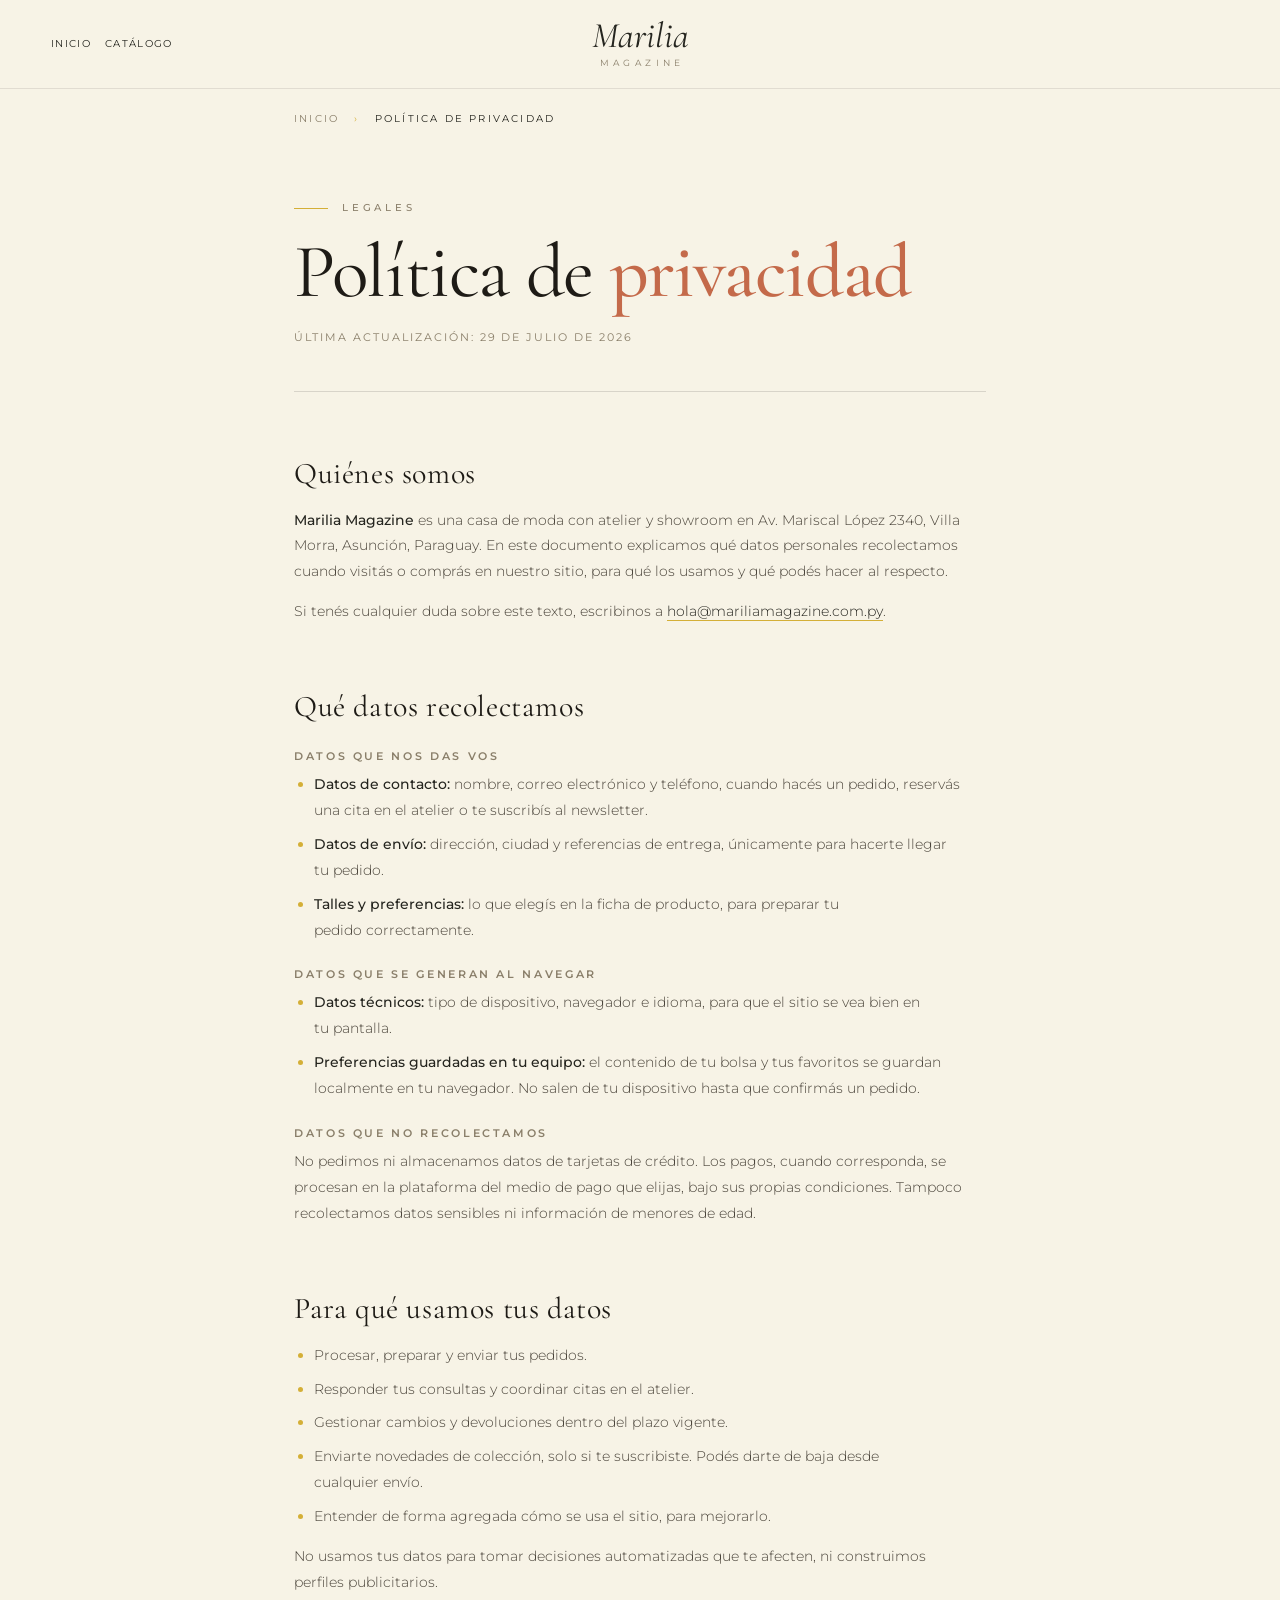
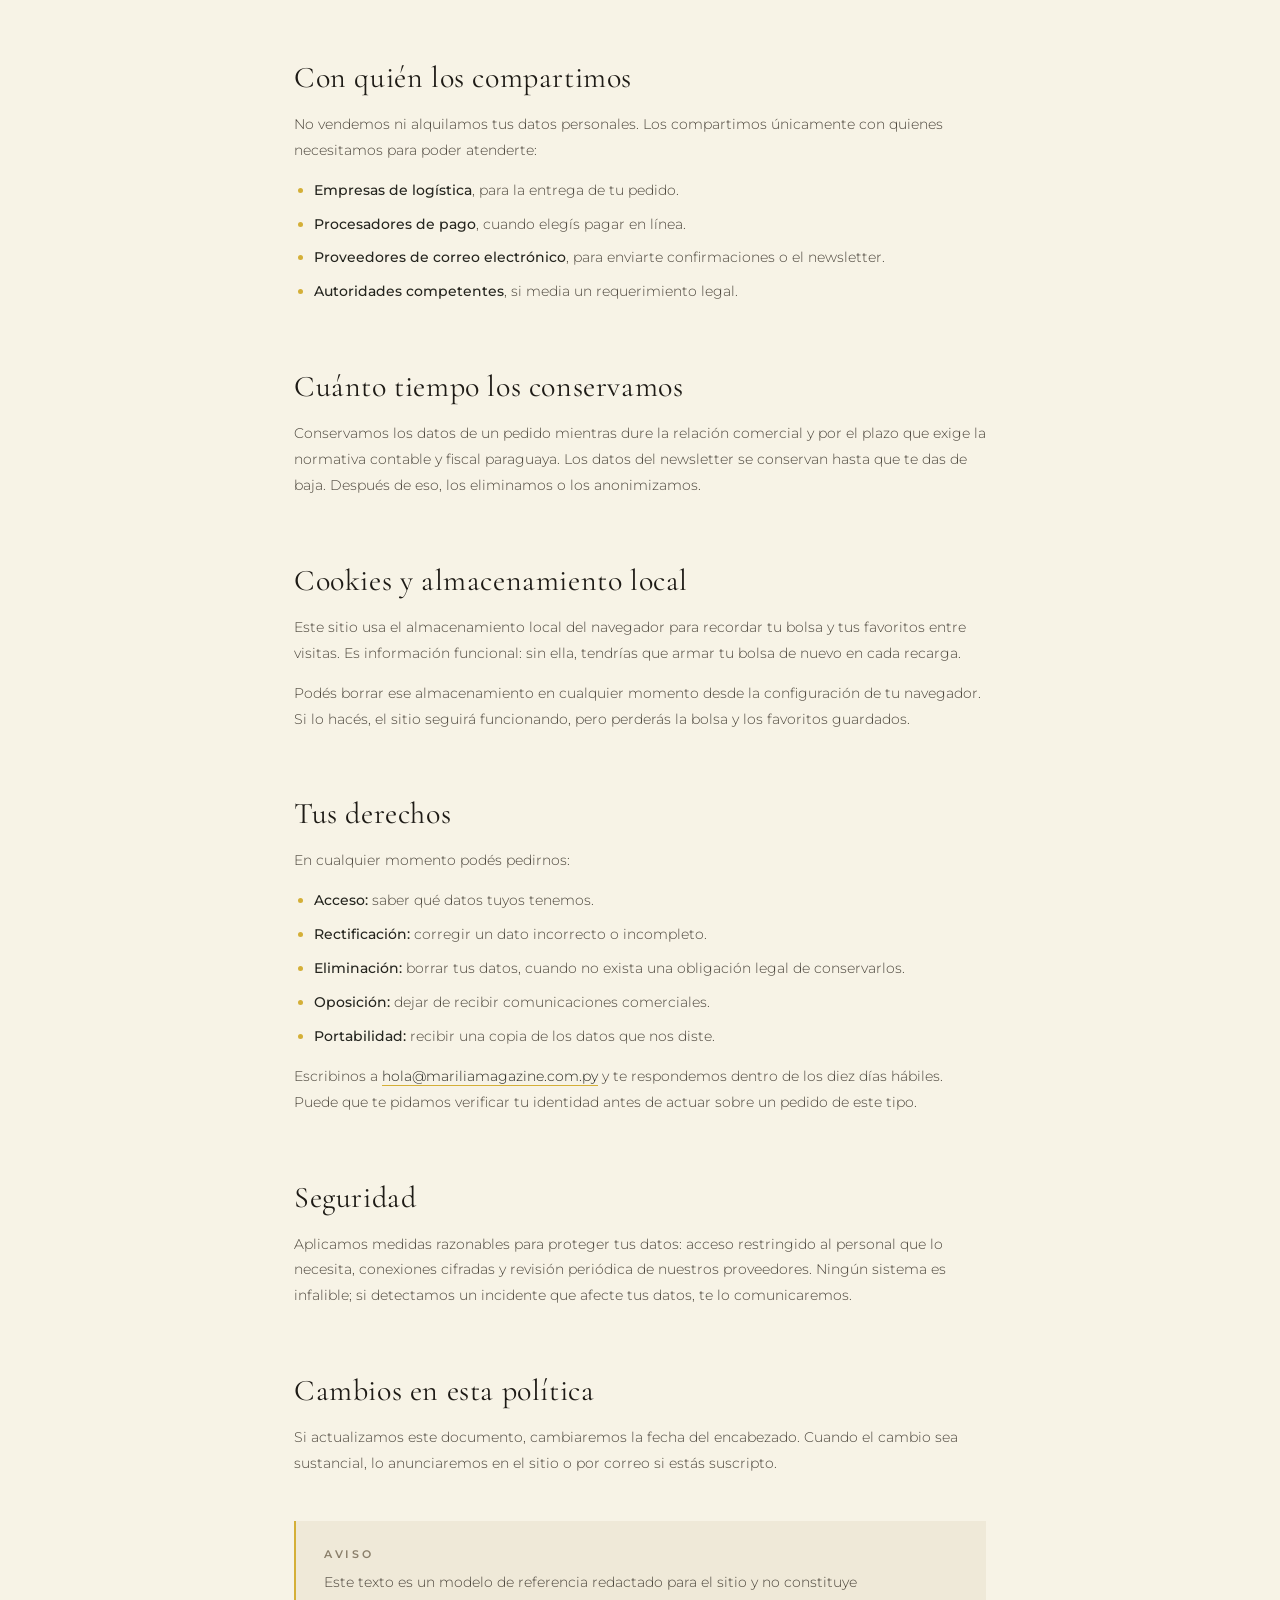
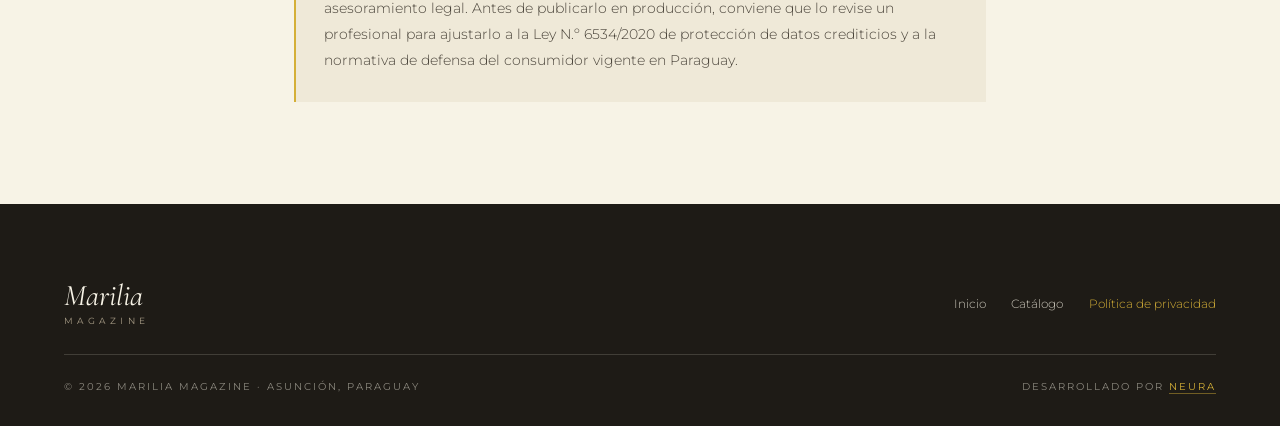
<file: Privacidad.dc.html>
<!DOCTYPE html>
<html lang="es">
<head>
<meta charset="utf-8">
<meta name="viewport" content="width=device-width, initial-scale=1">
<title>Política de privacidad — Marilia Magazine</title>
<meta name="description" content="Cómo Marilia Magazine recolecta, usa y protege tus datos personales.">
<link rel="preconnect" href="https://fonts.googleapis.com">
<link rel="preconnect" href="https://fonts.gstatic.com" crossorigin>
<link href="https://fonts.googleapis.com/css2?family=Cormorant+Garamond:ital,wght@0,300;0,400;1,400&family=Montserrat:wght@300;400;500;600&display=swap" rel="stylesheet">
<link rel="stylesheet" href="./mm-tokens.css">
<link rel="stylesheet" href="./mm-base.css">
<link rel="stylesheet" href="./mm-components.css">
<style>
  html { scroll-behavior: smooth; }
  body { margin:0; background:#F7F3E6; color:#25251F; font-family:'Montserrat',sans-serif; -webkit-font-smoothing:antialiased; }
  * { box-sizing:border-box; }
  a { color:#25251F; text-decoration:none; transition:color .35s ease; }
  a:hover { color:#C46A4A; }
  ::selection { background:#D4AF37; color:#1E1B16; }

  .pv-wrap { max-width:820px; margin:0 auto; padding:0 clamp(20px,5vw,72px); }

  h1 { margin:0 0 20px; font:400 clamp(38px,6vw,76px)/1.03 'Cormorant Garamond',serif;
       letter-spacing:-.018em; }
  h1 em { font-style:normal; font-weight:500; color:#C46A4A; }
  h2 { margin:clamp(40px,5vw,64px) 0 16px; font:400 clamp(22px,2.6vw,30px)/1.2 'Cormorant Garamond',serif; }
  h3 { margin:26px 0 10px; font:600 11px/1 'Montserrat',sans-serif; letter-spacing:.24em;
       text-transform:uppercase; color:#8A7F6A; }
  p, li { font:300 14px/1.85 'Montserrat',sans-serif; color:#4A443A; text-wrap:pretty; }
  p { margin:0 0 14px; }
  ul { margin:0 0 14px; padding-left:20px; }
  li { margin-bottom:8px; }
  li::marker { color:#D4AF37; }
  strong { font-weight:500; color:#25251F; }

  .pv-kicker { display:flex; align-items:center; gap:14px; margin-bottom:20px;
    font:500 10px/1 'Montserrat',sans-serif; letter-spacing:.38em; text-transform:uppercase; color:#8A7F6A; }
  .pv-kicker span { width:34px; height:1px; background:#D4AF37; display:block; }
  .pv-date { font:400 11px/1 'Montserrat',sans-serif; letter-spacing:.18em; text-transform:uppercase;
    color:#8A7F6A; padding-bottom:clamp(30px,4vw,48px); border-bottom:1px solid rgba(30,27,22,.14); }
  .pv-note { margin:clamp(30px,4vw,44px) 0 0; padding:clamp(20px,2.4vw,28px);
    background:#EFE9D8; border-left:2px solid #D4AF37; }
  .pv-note p:last-child { margin-bottom:0; }

  /* ── Móvil ──────────────────────────────────────────────────────────────
     El header de escritorio es una sola fila de 96px (nav + logo + acciones).
     Por debajo de ~700px no entra, y como las columnas laterales tienen
     overflow:hidden, "Favoritos" y "Bolsa" quedaban recortadas fuera de
     pantalla en vez de solo apretadas. Acá se apila en dos filas. */
  @media (max-width: 700px) {
    header > div {
      height: auto !important;
      flex-direction: column !important;
      align-items: stretch !important;
      gap: 12px !important;
      padding-top: 14px !important;
      padding-bottom: 14px !important;
    }
    header > div > a {
      order: -1;
      align-self: center !important;
    }
    header > div > nav,
    header > div > div {
      flex: 0 0 auto !important;
      justify-content: center !important;
      overflow: visible !important;
      flex-wrap: wrap !important;
      row-gap: 8px !important;
    }
    header > div > nav { font-size: 9.5px !important; }
  }

  @media (max-width: 520px) {
    /* Un toque cómodo: 44px de alto mínimo en los enlaces del header. */
    header > div > nav a,
    header > div > div a { padding: 6px 2px; }
  }

  /* El botón flotante no debe tapar el texto del pie ni comerse la pantalla. */
  @media (max-width: 520px) {
    a[href^="https://wa.me"] {
      padding: 13px 18px !important;
      font-size: 9px !important;
      letter-spacing: .2em !important;
    }
  }
</style>
</head>
<body>

  <header style="position:sticky;top:0;z-index:60;background:#F7F3E6;border-bottom:1px solid rgba(30,27,22,.10)">
    <div style="max-width:1560px;margin:0 auto;padding:0 clamp(20px,4vw,56px);height:88px;display:flex;align-items:center;justify-content:space-between;gap:24px">
      <nav style="flex:1 1 0;display:flex;align-items:center;gap:clamp(10px,1.1vw,22px);font-size:10px;letter-spacing:.13em;text-transform:uppercase">
        <a href="./Marilia Magazine.dc.html">Inicio</a>
        <a href="./Catalogo.dc.html">Catálogo</a>
      </nav>
      <a href="./Marilia Magazine.dc.html" style="flex:0 0 auto;display:flex;flex-direction:column;align-items:center;gap:3px">
        <span style="font:400 clamp(24px,3.2vw,36px)/1 'Cormorant Garamond',serif;font-style:italic">Marilia</span>
        <span style="font-size:8.5px;letter-spacing:.52em;text-transform:uppercase;color:#8A7F6A;padding-left:.52em">Magazine</span>
      </a>
      <div style="flex:1 1 0"></div>
    </div>
  </header>

  <nav aria-label="Breadcrumb" style="padding:22px clamp(20px,5vw,72px) 0;max-width:820px;margin:0 auto;font-size:10px;letter-spacing:.22em;text-transform:uppercase;color:#8A7F6A">
    <a href="./Marilia Magazine.dc.html" style="color:#8A7F6A">Inicio</a>
    <span style="margin:0 10px;color:#D4AF37">›</span>
    <span style="color:#25251F">Política de privacidad</span>
  </nav>

  <main>
    <section style="padding:clamp(40px,6vw,80px) 0 clamp(60px,8vw,120px)">
      <div class="pv-wrap">

        <div class="pv-kicker"><span></span>Legales</div>
        <h1>Política de <em>privacidad</em></h1>
        <p class="pv-date">Última actualización: 29 de julio de 2026</p>

        <h2>Quiénes somos</h2>
        <p><strong>Marilia Magazine</strong> es una casa de moda con atelier y showroom en Av. Mariscal López 2340, Villa Morra, Asunción, Paraguay. En este documento explicamos qué datos personales recolectamos cuando visitás o comprás en nuestro sitio, para qué los usamos y qué podés hacer al respecto.</p>
        <p>Si tenés cualquier duda sobre este texto, escribinos a <a href="mailto:hola@mariliamagazine.com.py" style="border-bottom:1px solid #D4AF37">hola@mariliamagazine.com.py</a>.</p>

        <h2>Qué datos recolectamos</h2>

        <h3>Datos que nos das vos</h3>
        <ul>
          <li><strong>Datos de contacto:</strong> nombre, correo electrónico y teléfono, cuando hacés un pedido, reservás una cita en el atelier o te suscribís al newsletter.</li>
          <li><strong>Datos de envío:</strong> dirección, ciudad y referencias de entrega, únicamente para hacerte llegar tu pedido.</li>
          <li><strong>Talles y preferencias:</strong> lo que elegís en la ficha de producto, para preparar tu pedido correctamente.</li>
        </ul>

        <h3>Datos que se generan al navegar</h3>
        <ul>
          <li><strong>Datos técnicos:</strong> tipo de dispositivo, navegador e idioma, para que el sitio se vea bien en tu pantalla.</li>
          <li><strong>Preferencias guardadas en tu equipo:</strong> el contenido de tu bolsa y tus favoritos se guardan localmente en tu navegador. No salen de tu dispositivo hasta que confirmás un pedido.</li>
        </ul>

        <h3>Datos que no recolectamos</h3>
        <p>No pedimos ni almacenamos datos de tarjetas de crédito. Los pagos, cuando corresponda, se procesan en la plataforma del medio de pago que elijas, bajo sus propias condiciones. Tampoco recolectamos datos sensibles ni información de menores de edad.</p>

        <h2>Para qué usamos tus datos</h2>
        <ul>
          <li>Procesar, preparar y enviar tus pedidos.</li>
          <li>Responder tus consultas y coordinar citas en el atelier.</li>
          <li>Gestionar cambios y devoluciones dentro del plazo vigente.</li>
          <li>Enviarte novedades de colección, solo si te suscribiste. Podés darte de baja desde cualquier envío.</li>
          <li>Entender de forma agregada cómo se usa el sitio, para mejorarlo.</li>
        </ul>
        <p>No usamos tus datos para tomar decisiones automatizadas que te afecten, ni construimos perfiles publicitarios.</p>

        <h2>Con quién los compartimos</h2>
        <p>No vendemos ni alquilamos tus datos personales. Los compartimos únicamente con quienes necesitamos para poder atenderte:</p>
        <ul>
          <li><strong>Empresas de logística</strong>, para la entrega de tu pedido.</li>
          <li><strong>Procesadores de pago</strong>, cuando elegís pagar en línea.</li>
          <li><strong>Proveedores de correo electrónico</strong>, para enviarte confirmaciones o el newsletter.</li>
          <li><strong>Autoridades competentes</strong>, si media un requerimiento legal.</li>
        </ul>

        <h2>Cuánto tiempo los conservamos</h2>
        <p>Conservamos los datos de un pedido mientras dure la relación comercial y por el plazo que exige la normativa contable y fiscal paraguaya. Los datos del newsletter se conservan hasta que te das de baja. Después de eso, los eliminamos o los anonimizamos.</p>

        <h2>Cookies y almacenamiento local</h2>
        <p>Este sitio usa el almacenamiento local del navegador para recordar tu bolsa y tus favoritos entre visitas. Es información funcional: sin ella, tendrías que armar tu bolsa de nuevo en cada recarga.</p>
        <p>Podés borrar ese almacenamiento en cualquier momento desde la configuración de tu navegador. Si lo hacés, el sitio seguirá funcionando, pero perderás la bolsa y los favoritos guardados.</p>

        <h2>Tus derechos</h2>
        <p>En cualquier momento podés pedirnos:</p>
        <ul>
          <li><strong>Acceso:</strong> saber qué datos tuyos tenemos.</li>
          <li><strong>Rectificación:</strong> corregir un dato incorrecto o incompleto.</li>
          <li><strong>Eliminación:</strong> borrar tus datos, cuando no exista una obligación legal de conservarlos.</li>
          <li><strong>Oposición:</strong> dejar de recibir comunicaciones comerciales.</li>
          <li><strong>Portabilidad:</strong> recibir una copia de los datos que nos diste.</li>
        </ul>
        <p>Escribinos a <a href="mailto:hola@mariliamagazine.com.py" style="border-bottom:1px solid #D4AF37">hola@mariliamagazine.com.py</a> y te respondemos dentro de los diez días hábiles. Puede que te pidamos verificar tu identidad antes de actuar sobre un pedido de este tipo.</p>

        <h2>Seguridad</h2>
        <p>Aplicamos medidas razonables para proteger tus datos: acceso restringido al personal que lo necesita, conexiones cifradas y revisión periódica de nuestros proveedores. Ningún sistema es infalible; si detectamos un incidente que afecte tus datos, te lo comunicaremos.</p>

        <h2>Cambios en esta política</h2>
        <p>Si actualizamos este documento, cambiaremos la fecha del encabezado. Cuando el cambio sea sustancial, lo anunciaremos en el sitio o por correo si estás suscripto.</p>

        <div class="pv-note">
          <h3 style="margin-top:0">Aviso</h3>
          <p>Este texto es un modelo de referencia redactado para el sitio y no constituye asesoramiento legal. Antes de publicarlo en producción, conviene que lo revise un profesional para ajustarlo a la Ley N.º 6534/2020 de protección de datos crediticios y a la normativa de defensa del consumidor vigente en Paraguay.</p>
        </div>

      </div>
    </section>
  </main>

  <footer style="background:#1E1B16;color:#F7F3E6;padding:clamp(48px,6vw,80px) clamp(20px,5vw,72px) 32px">
    <div style="max-width:1560px;margin:0 auto">
      <div style="display:flex;flex-wrap:wrap;gap:24px;justify-content:space-between;align-items:center;padding-bottom:26px;border-bottom:1px solid rgba(247,243,230,.16)">
        <a href="./Marilia Magazine.dc.html" style="display:flex;flex-direction:column;gap:4px;color:#F7F3E6">
          <span style="font:400 30px/1 'Cormorant Garamond',serif;font-style:italic">Marilia</span>
          <span style="font-size:8.5px;letter-spacing:.52em;text-transform:uppercase;color:#A79C86">Magazine</span>
        </a>
        <div style="display:flex;gap:clamp(16px,2vw,28px);flex-wrap:wrap;font-size:12px;font-weight:300">
          <a href="./Marilia Magazine.dc.html" style="color:rgba(247,243,230,.78)">Inicio</a>
          <a href="./Catalogo.dc.html" style="color:rgba(247,243,230,.78)">Catálogo</a>
          <a href="./Privacidad.dc.html" style="color:#D4AF37">Política de privacidad</a>
        </div>
      </div>
      <div style="display:flex;flex-wrap:wrap;gap:16px;justify-content:space-between;align-items:center;padding-top:24px;font-size:10px;letter-spacing:.2em;text-transform:uppercase;color:rgba(247,243,230,.5)">
        <span>© 2026 Marilia Magazine · Asunción, Paraguay</span>
        <span>Desarrollado por <a href="https://neura.com.py" target="_blank" rel="noopener noreferrer" style="color:#D4AF37;border-bottom:1px solid rgba(212,175,55,.45)">Neura</a></span>
      </div>
    </div>
  </footer>

</body>
</html>
</file>
<file: mm-tokens.css>
/* ============================================================================
 * mm-tokens.css
 * Sistema de diseño de Marilia Magazine.
 *
 * Los HEX son los mismos que ya usaba el sitio, no se cambian.
 * Lo que cambia es el ROL de cada uno para que el sitio se sienta menos
 * boutique-editorial y mas tienda departamental:
 *
 *   - Crema y blanco dominan el fondo (el sitio respira mas).
 *   - Terracota deja de tapizar secciones enteras: queda como acento fuerte
 *     en botones primarios, precios en oferta y etiquetas.
 *   - Oliva pasa a servir como fondo secundario ocasional (footer, cintas
 *     de beneficios, bloques informativos).
 *   - Oro es solo detalle (linea decorativa, borde de logo, hover fino).
 *   - Ink es texto principal; warm-gray es texto secundario.
 *
 * Tipografia:
 *   - Serif (Cormorant Garamond): solo logo y titulos H1/H2 muy puntuales
 *     de campanas editoriales. Sin cursiva por default.
 *   - Sans (Montserrat): navegacion, precios, cards, filtros, botones,
 *     descripciones, todo lo funcional.
 * ============================================================================ */

:root {
  /* ── Color ────────────────────────────────────────────────────────────── */
  --mm-cream: #F7F3E6;          /* fondo base, dominante */
  --mm-cream-2: #EFE9D8;         /* superficie alternativa (cards, hovers sutiles) */
  --mm-white: #FFFFFF;           /* fondo neutro cuando el crema queda pesado */
  --mm-ink: #1E1B16;             /* texto principal, contraste alto */
  --mm-warm-gray: #8A7F6A;       /* texto secundario, labels, meta */
  --mm-line: rgba(30, 27, 22, .10);        /* bordes muy sutiles */
  --mm-line-strong: rgba(30, 27, 22, .22); /* bordes visibles (inputs, cards) */

  --mm-terracota: #C46A4A;       /* acento primario (CTA, precios oferta, chips activos) */
  --mm-terracota-dark: #A05238;  /* hover / pressed del acento primario */
  --mm-gold: #D4AF37;            /* detalle fino: separadores, subrayados, hover link */
  --mm-gold-dark: #C8962A;       /* accent focus, letra dorada del logo */
  --mm-olive: #7D8A5A;           /* fondo secundario (footer bloque, cintas) */
  --mm-olive-dark: #626C48;      /* hover sobre olive */

  --mm-success: #4E7D5C;
  --mm-danger:  #B5432D;

  /* Roles semanticos: usar estos, no los HEX crudos */
  --mm-bg:            var(--mm-cream);
  --mm-bg-alt:        var(--mm-white);
  --mm-bg-soft:       var(--mm-cream-2);
  --mm-fg:            var(--mm-ink);
  --mm-fg-muted:      var(--mm-warm-gray);
  --mm-border:        var(--mm-line);
  --mm-border-strong: var(--mm-line-strong);

  --mm-accent:        var(--mm-terracota);
  --mm-accent-hover:  var(--mm-terracota-dark);
  --mm-accent-fg:     var(--mm-white);

  --mm-focus:         var(--mm-gold-dark);

  /* ── Tipografia ───────────────────────────────────────────────────────── */
  --mm-font-serif: 'Cormorant Garamond', Georgia, 'Times New Roman', serif;
  --mm-font-sans:  'Montserrat', -apple-system, BlinkMacSystemFont, 'Segoe UI', Roboto, Arial, sans-serif;

  --mm-fs-eyebrow: 10px;      /* etiquetas, breadcrumbs, badges */
  --mm-fs-caption: 12px;
  --mm-fs-body:    14px;
  --mm-fs-lead:    16px;
  --mm-fs-h4:      18px;
  --mm-fs-h3:      22px;
  --mm-fs-h2:      clamp(26px, 3.2vw, 42px);
  --mm-fs-h1:      clamp(36px, 5vw, 72px);

  --mm-track-tight:  .02em;
  --mm-track-normal: .04em;
  --mm-track-wide:   .18em;
  --mm-track-widest: .28em;

  --mm-lh-tight: 1.15;
  --mm-lh-body:  1.55;
  --mm-lh-loose: 1.85;

  /* ── Layout ───────────────────────────────────────────────────────────── */
  --mm-container: 1560px;
  --mm-gutter: clamp(16px, 4vw, 56px);

  --mm-radius-sm: 2px;
  --mm-radius-md: 4px;
  --mm-radius-pill: 999px;

  --mm-space-1: 4px;
  --mm-space-2: 8px;
  --mm-space-3: 12px;
  --mm-space-4: 16px;
  --mm-space-5: 24px;
  --mm-space-6: 32px;
  --mm-space-7: 48px;
  --mm-space-8: 72px;
  --mm-space-9: 96px;

  /* ── Superficies ──────────────────────────────────────────────────────── */
  --mm-shadow-1: 0 1px 2px rgba(30,27,22,.06);
  --mm-shadow-2: 0 4px 12px rgba(30,27,22,.10);
  --mm-shadow-3: 0 12px 28px rgba(30,27,22,.14);

  /* ── Movimiento ───────────────────────────────────────────────────────── */
  --mm-t-fast: .18s;
  --mm-t-base: .32s;
  --mm-t-slow: .55s;
  --mm-ease:      cubic-bezier(.22, 1, .36, 1);
  --mm-ease-out:  cubic-bezier(.16, 1, .3, 1);
}

@media (prefers-reduced-motion: reduce) {
  :root {
    --mm-t-fast: .01s;
    --mm-t-base: .01s;
    --mm-t-slow: .01s;
  }
}
</file>
<file: mm-base.css>
/* ============================================================================
 * mm-base.css
 * Reset ligero + estilos globales. Depende de mm-tokens.css.
 *
 * Objetivo: sacar el sitio del look editorial romantico. Menos cursiva,
 * menos serif, mas jerarquia clara con Montserrat.
 * ============================================================================ */

*, *::before, *::after { box-sizing: border-box; }

html {
  scroll-behavior: smooth;
  -webkit-text-size-adjust: 100%;
}

body {
  margin: 0;
  background: var(--mm-bg);
  color: var(--mm-fg);
  font-family: var(--mm-font-sans);
  font-size: var(--mm-fs-body);
  line-height: var(--mm-lh-body);
  -webkit-font-smoothing: antialiased;
  -moz-osx-font-smoothing: grayscale;
}

img, svg, video { display: block; max-width: 100%; height: auto; }

a {
  color: var(--mm-fg);
  text-decoration: none;
  transition: color var(--mm-t-fast) var(--mm-ease);
}
a:hover { color: var(--mm-accent); }

button { font-family: inherit; cursor: pointer; }

::selection { background: var(--mm-gold); color: var(--mm-ink); }

input, textarea, select {
  font-family: inherit;
  font-size: inherit;
  color: inherit;
}
input::placeholder, textarea::placeholder { color: var(--mm-fg-muted); }

/* Focus visible en cualquier control (accesibilidad) */
:focus { outline: none; }
:focus-visible {
  outline: 2px solid var(--mm-focus);
  outline-offset: 2px;
}

/* ── Tipografia semantica ─────────────────────────────────────────────────
 * Titulos: los H usan sans por default (comercial), no serif. Solo cuando
 * una campana editorial lo quiera se aplica .mm-serif.
 * ────────────────────────────────────────────────────────────────────────── */

h1, h2, h3, h4, h5, h6 {
  font-family: var(--mm-font-sans);
  font-weight: 500;
  color: var(--mm-fg);
  line-height: var(--mm-lh-tight);
  letter-spacing: var(--mm-track-tight);
  margin: 0;
}

h1 { font-size: var(--mm-fs-h1); font-weight: 400; }
h2 { font-size: var(--mm-fs-h2); font-weight: 400; }
h3 { font-size: var(--mm-fs-h3); }
h4 { font-size: var(--mm-fs-h4); }

p { margin: 0 0 var(--mm-space-4); }

.mm-serif { font-family: var(--mm-font-serif); }
.mm-eyebrow {
  font-size: var(--mm-fs-eyebrow);
  letter-spacing: var(--mm-track-widest);
  text-transform: uppercase;
  color: var(--mm-fg-muted);
  font-weight: 500;
}

/* Contenedor centrado estandar */
.mm-container {
  max-width: var(--mm-container);
  margin: 0 auto;
  padding: 0 var(--mm-gutter);
}

/* Reglas y separadores */
hr, .mm-rule {
  border: 0;
  border-top: 1px solid var(--mm-border);
  margin: var(--mm-space-6) 0;
}

/* Utilidades de accesibilidad */
.mm-sr-only {
  position: absolute; width: 1px; height: 1px;
  padding: 0; margin: -1px; overflow: hidden;
  clip: rect(0,0,0,0); white-space: nowrap; border: 0;
}

/* Skip link para teclado */
.mm-skip {
  position: absolute; top: -40px; left: 0;
  background: var(--mm-ink); color: var(--mm-cream);
  padding: 10px 16px; z-index: 9999;
  transition: top var(--mm-t-fast) var(--mm-ease);
}
.mm-skip:focus { top: 0; }

/* prefers-reduced-motion: sacar animaciones costosas */
@media (prefers-reduced-motion: reduce) {
  html { scroll-behavior: auto; }
  *, *::before, *::after {
    animation-duration: .01ms !important;
    animation-iteration-count: 1 !important;
    transition-duration: .01ms !important;
    scroll-behavior: auto !important;
  }
}
</file>
<file: mm-components.css>
/* ============================================================================
 * mm-components.css
 * Componentes reutilizables del design system departamental.
 * Depende de mm-tokens.css + mm-base.css.
 * ============================================================================ */

/* ── Barra informativa superior ─────────────────────────────────────────── */
.mm-topbar {
  background: var(--mm-ink);
  color: var(--mm-cream);
  font-size: var(--mm-fs-eyebrow);
  letter-spacing: var(--mm-track-wide);
  text-transform: uppercase;
  padding: 8px var(--mm-gutter);
  text-align: center;
  overflow: hidden;
  position: relative;
}
.mm-topbar__slide {
  display: flex; justify-content: center; align-items: center;
  gap: var(--mm-space-6);
}
.mm-topbar a { color: var(--mm-gold); }
.mm-topbar a:hover { color: var(--mm-cream); }
@media (max-width: 780px) {
  .mm-topbar { font-size: 9px; letter-spacing: .12em; }
  .mm-topbar__slide { gap: var(--mm-space-4); }
}

/* ── Header principal ──────────────────────────────────────────────────── */
.mm-header {
  position: sticky; top: 0; z-index: 60;
  background: var(--mm-bg);
  border-bottom: 1px solid var(--mm-border);
  transition: box-shadow var(--mm-t-base) var(--mm-ease),
              padding var(--mm-t-base) var(--mm-ease);
}
.mm-header[data-scrolled] { box-shadow: var(--mm-shadow-1); }

.mm-header__inner {
  max-width: var(--mm-container);
  margin: 0 auto;
  padding: 14px var(--mm-gutter);
  display: grid;
  grid-template-columns: auto 1fr auto;
  align-items: center;
  gap: var(--mm-space-6);
}
@media (max-width: 780px) {
  .mm-header__inner { padding: 10px var(--mm-gutter); gap: var(--mm-space-3); }
}

.mm-header__logo {
  display: inline-flex; flex-direction: column; align-items: flex-start;
  line-height: 1;
}
.mm-header__logo-name {
  font-family: var(--mm-font-serif);
  font-weight: 500;
  font-size: clamp(22px, 2.4vw, 30px);
  letter-spacing: .02em;
  color: var(--mm-ink);
}
.mm-header__logo-sub {
  font-size: 8px;
  letter-spacing: .48em;
  text-transform: uppercase;
  color: var(--mm-gold-dark);
  margin-top: 3px;
}
.mm-header__actions {
  display: inline-flex; align-items: center; gap: var(--mm-space-4);
  font-size: var(--mm-fs-eyebrow);
  letter-spacing: var(--mm-track-wide);
  text-transform: uppercase;
}
.mm-header__actions button,
.mm-header__actions a {
  background: none; border: 0; padding: 0;
  color: var(--mm-ink);
  cursor: pointer;
  font: 500 var(--mm-fs-eyebrow)/1 var(--mm-font-sans);
  letter-spacing: var(--mm-track-wide);
  text-transform: uppercase;
  transition: color var(--mm-t-fast) var(--mm-ease);
}
.mm-header__actions button:hover,
.mm-header__actions a:hover { color: var(--mm-accent); }
.mm-header__actions .mm-count { color: var(--mm-gold-dark); }

.mm-header__search {
  display: flex; align-items: center; gap: 8px;
  border: 1px solid var(--mm-border-strong);
  border-radius: var(--mm-radius-pill);
  padding: 9px 16px;
  background: var(--mm-white);
  transition: border-color var(--mm-t-fast) var(--mm-ease),
              box-shadow  var(--mm-t-fast) var(--mm-ease);
  min-width: 0;
}
.mm-header__search:focus-within {
  border-color: var(--mm-gold-dark);
  box-shadow: 0 0 0 3px rgba(212,175,55,.18);
}
.mm-header__search svg { flex: 0 0 auto; color: var(--mm-fg-muted); }
.mm-header__search input {
  flex: 1 1 auto; min-width: 0;
  border: 0; background: transparent; outline: none;
  font-size: var(--mm-fs-body);
  letter-spacing: .02em;
  color: var(--mm-ink);
}
@media (max-width: 780px) {
  .mm-header__search { display: none; }
  /* Objetivos táctiles: "Favoritos" y "Bolsa" medían 20px de alto. La
     referencia de accesibilidad es 44px; el texto no cambia de tamaño,
     se agranda el área que responde al dedo. */
  .mm-header__actions a,
  .mm-header__actions button { min-height: 44px; }
}

.mm-header__mobile-toggle {
  display: none;
  background: none; border: 0; padding: 6px 8px; cursor: pointer;
  color: var(--mm-ink);
}
@media (max-width: 780px) {
  .mm-header__mobile-toggle { display: inline-flex; align-items: center; gap: 8px; min-height: 44px; }
}

/* ── Navegacion departamental (mega-menu en desktop, drawer en movil) ─── */
.mm-nav {
  background: var(--mm-bg);
  border-bottom: 1px solid var(--mm-border);
}
.mm-nav__inner {
  max-width: var(--mm-container);
  margin: 0 auto;
  padding: 0 var(--mm-gutter);
  display: flex; align-items: center; gap: 0;
  overflow-x: auto;
  scrollbar-width: none;
}
.mm-nav__inner::-webkit-scrollbar { display: none; }
.mm-nav__item {
  position: relative;
  padding: 14px 20px;
  font: 500 11px/1 var(--mm-font-sans);
  letter-spacing: var(--mm-track-wide);
  text-transform: uppercase;
  color: var(--mm-ink);
  white-space: nowrap;
  transition: color var(--mm-t-fast) var(--mm-ease);
}
.mm-nav__item::after {
  content: ''; position: absolute;
  left: 20px; right: 20px; bottom: 0; height: 2px;
  background: var(--mm-accent);
  transform: scaleX(0); transform-origin: center;
  transition: transform var(--mm-t-base) var(--mm-ease);
}
.mm-nav__item:hover, .mm-nav__item[aria-current="page"] { color: var(--mm-accent); }
.mm-nav__item:hover::after,
.mm-nav__item[aria-current="page"]::after { transform: scaleX(1); }
.mm-nav__item[data-highlight] { color: var(--mm-accent); font-weight: 600; }

@media (max-width: 780px) {
  .mm-nav { display: none; }
}

/* Megamenu panel */
.mm-nav__panel {
  position: absolute; left: 0; right: 0; top: 100%;
  background: var(--mm-bg-alt);
  border-top: 1px solid var(--mm-border);
  box-shadow: var(--mm-shadow-2);
  z-index: 55;
  padding: var(--mm-space-6) var(--mm-gutter);
  opacity: 0; pointer-events: none;
  transform: translateY(-6px);
  transition: opacity var(--mm-t-fast) var(--mm-ease),
              transform var(--mm-t-fast) var(--mm-ease);
}
.mm-nav__item:hover + .mm-nav__panel,
.mm-nav__panel:hover { opacity: 1; pointer-events: auto; transform: translateY(0); }
.mm-nav__panel-inner {
  max-width: var(--mm-container); margin: 0 auto;
  display: grid; grid-template-columns: repeat(4, 1fr); gap: var(--mm-space-6);
}
.mm-nav__col-title {
  font: 500 10px/1 var(--mm-font-sans);
  letter-spacing: var(--mm-track-widest);
  text-transform: uppercase;
  color: var(--mm-gold-dark);
  margin-bottom: var(--mm-space-4);
}
.mm-nav__col a {
  display: block;
  padding: 6px 0;
  font-size: var(--mm-fs-body);
  color: var(--mm-fg);
}

/* ── Botones ──────────────────────────────────────────────────────────── */
.mm-btn {
  display: inline-flex; align-items: center; justify-content: center; gap: 10px;
  padding: 13px 22px;
  border: 1px solid transparent;
  border-radius: var(--mm-radius-sm);
  font: 500 11px/1 var(--mm-font-sans);
  letter-spacing: var(--mm-track-wide);
  text-transform: uppercase;
  cursor: pointer;
  transition: background var(--mm-t-fast) var(--mm-ease),
              color var(--mm-t-fast) var(--mm-ease),
              border-color var(--mm-t-fast) var(--mm-ease),
              transform var(--mm-t-fast) var(--mm-ease);
  min-height: 44px; /* accesibilidad tactil */
}
.mm-btn:hover { transform: translateY(-1px); }
.mm-btn:active { transform: translateY(0); }

.mm-btn--primary {
  background: var(--mm-accent); color: var(--mm-accent-fg);
  border-color: var(--mm-accent);
}
.mm-btn--primary:hover { background: var(--mm-accent-hover); border-color: var(--mm-accent-hover); color: var(--mm-white); }

.mm-btn--ghost {
  background: transparent; color: var(--mm-ink);
  border-color: var(--mm-ink);
}
.mm-btn--ghost:hover { background: var(--mm-ink); color: var(--mm-cream); }

.mm-btn--link {
  background: transparent; color: var(--mm-ink);
  padding: 8px 0; min-height: 0;
  border: 0; border-bottom: 1px solid currentColor;
  border-radius: 0;
}
.mm-btn--link:hover { color: var(--mm-accent); transform: none; }
/* En móvil recupera los 44px de área táctil (la regla base lo pone en 0). */
@media (max-width: 780px) {
  .mm-btn.mm-btn--link { min-height: 44px; }
}

/* ── Chips / etiquetas ────────────────────────────────────────────────── */
.mm-chip {
  display: inline-flex; align-items: center; gap: 6px;
  padding: 6px 12px;
  border: 1px solid var(--mm-border-strong);
  border-radius: var(--mm-radius-pill);
  font: 500 11px/1 var(--mm-font-sans);
  letter-spacing: .06em;
  color: var(--mm-fg);
  background: var(--mm-bg-alt);
  cursor: pointer;
  transition: all var(--mm-t-fast) var(--mm-ease);
}
.mm-chip:hover { border-color: var(--mm-ink); }
.mm-chip[data-on] {
  background: var(--mm-ink); color: var(--mm-cream);
  border-color: var(--mm-ink);
}
.mm-chip__remove {
  background: none; border: 0; padding: 0; color: inherit;
  font-size: 14px; line-height: 1; cursor: pointer;
}

/* Badges de estado sobre tarjeta */
.mm-badge {
  display: inline-block;
  padding: 4px 8px;
  font: 600 9.5px/1 var(--mm-font-sans);
  letter-spacing: .14em;
  text-transform: uppercase;
  border-radius: var(--mm-radius-sm);
}
.mm-badge--sale { background: var(--mm-accent); color: var(--mm-cream); }
.mm-badge--new  { background: var(--mm-ink); color: var(--mm-cream); }
.mm-badge--soft { background: var(--mm-cream-2); color: var(--mm-fg); }

/* ── Tarjeta de producto (grilla departamental) ────────────────────────── */
.mm-product {
  position: relative;
  display: flex; flex-direction: column;
  background: var(--mm-bg-alt);
}
.mm-product__frame {
  position: relative;
  aspect-ratio: 3 / 4;
  overflow: hidden;
  background: var(--mm-cream-2);
}
.mm-product__frame img {
  position: absolute; inset: 0;
  width: 100%; height: 100%;
  object-fit: cover; object-position: center top;
  transition: transform .6s var(--mm-ease);
}
.mm-product:hover .mm-product__frame img { transform: scale(1.03); }

.mm-product__badges {
  position: absolute; top: 10px; left: 10px;
  display: flex; flex-direction: column; gap: 6px;
}
.mm-product__fav {
  position: absolute; top: 10px; right: 10px;
  width: 34px; height: 34px;
  background: rgba(247,243,230,.9);
  border: 0; border-radius: 50%;
  display: flex; align-items: center; justify-content: center;
  color: var(--mm-ink);
  cursor: pointer;
  transition: color var(--mm-t-fast) var(--mm-ease),
              background var(--mm-t-fast) var(--mm-ease);
}
.mm-product__fav:hover { background: var(--mm-cream); color: var(--mm-accent); }
.mm-product__fav[data-on] { color: var(--mm-accent); }

.mm-product__meta {
  padding: 14px 4px 6px;
  display: flex; flex-direction: column; gap: 4px;
}
.mm-product__cat {
  font-size: 10px;
  letter-spacing: var(--mm-track-widest);
  text-transform: uppercase;
  color: var(--mm-fg-muted);
}
.mm-product__name {
  font: 500 15px/1.3 var(--mm-font-sans);
  color: var(--mm-ink);
  margin: 2px 0;
}
.mm-product__price {
  display: flex; align-items: baseline; gap: 8px;
  font: 500 14px/1 var(--mm-font-sans);
  color: var(--mm-ink);
}
.mm-product__price del {
  font-size: 12px; color: var(--mm-fg-muted); font-weight: 400;
}
.mm-product__price .mm-off {
  font-size: 11px;
  color: var(--mm-accent);
  font-weight: 600;
  letter-spacing: .04em;
}

/* Grilla de productos base */
.mm-grid {
  display: grid;
  grid-template-columns: repeat(4, 1fr);
  gap: clamp(16px, 2vw, 28px) clamp(12px, 1.4vw, 20px);
}
@media (max-width: 1080px) { .mm-grid { grid-template-columns: repeat(3, 1fr); } }
@media (max-width: 780px)  { .mm-grid { grid-template-columns: repeat(2, 1fr); gap: 16px 12px; } }

/* ── Encabezado de seccion ────────────────────────────────────────────── */
.mm-section {
  padding: clamp(48px, 6vw, 96px) var(--mm-gutter);
}
.mm-section--soft { background: var(--mm-bg-soft); }
.mm-section--dark { background: var(--mm-ink); color: var(--mm-cream); }
.mm-section--dark .mm-section__title { color: var(--mm-cream); }
.mm-section--dark .mm-section__sub { color: rgba(247,243,230,.7); }
.mm-section--olive { background: var(--mm-olive); color: var(--mm-cream); }

.mm-section__head {
  max-width: var(--mm-container);
  margin: 0 auto var(--mm-space-7);
  display: flex; flex-direction: column; gap: var(--mm-space-2);
  align-items: flex-start;
}
.mm-section__head--center { align-items: center; text-align: center; }
.mm-section__head--between {
  flex-direction: row; align-items: end; justify-content: space-between; gap: var(--mm-space-4);
  flex-wrap: wrap;
}
.mm-section__eyebrow {
  font-size: var(--mm-fs-eyebrow);
  letter-spacing: var(--mm-track-widest);
  text-transform: uppercase;
  color: var(--mm-gold-dark);
  font-weight: 500;
}
.mm-section__title {
  font: 500 var(--mm-fs-h2)/1.05 var(--mm-font-sans);
  letter-spacing: var(--mm-track-tight);
  color: var(--mm-ink);
}
.mm-section__sub {
  font-size: var(--mm-fs-lead);
  color: var(--mm-fg-muted);
  max-width: 60ch;
}

/* ── Beneficios ────────────────────────────────────────────────────────── */
.mm-benefits {
  display: grid;
  grid-template-columns: repeat(4, 1fr);
  gap: var(--mm-space-5);
  max-width: var(--mm-container);
  margin: 0 auto;
}
@media (max-width: 900px) { .mm-benefits { grid-template-columns: repeat(2, 1fr); } }
@media (max-width: 540px) { .mm-benefits { grid-template-columns: 1fr; } }
.mm-benefit {
  display: flex; gap: 14px; align-items: flex-start;
  padding: 20px;
  border: 1px solid var(--mm-border);
  background: var(--mm-bg-alt);
  border-radius: var(--mm-radius-md);
}
.mm-benefit__icon {
  flex: 0 0 auto; width: 32px; height: 32px;
  color: var(--mm-accent);
}
.mm-benefit__title {
  font: 600 13px/1.2 var(--mm-font-sans);
  color: var(--mm-ink);
  margin: 0 0 4px;
  letter-spacing: .04em;
  text-transform: uppercase;
}
.mm-benefit__body {
  font-size: 13px; color: var(--mm-fg-muted); margin: 0;
  line-height: 1.55;
}

/* ── Newsletter ────────────────────────────────────────────────────────── */
.mm-newsletter {
  max-width: 620px; margin: 0 auto;
  text-align: center;
}
.mm-newsletter__form {
  display: flex; gap: 8px;
  border: 1px solid var(--mm-border-strong);
  border-radius: var(--mm-radius-pill);
  padding: 6px 6px 6px 20px;
  background: var(--mm-bg-alt);
  margin-top: var(--mm-space-5);
}
.mm-newsletter__form input {
  flex: 1 1 auto; min-width: 0;
  border: 0; background: transparent; outline: none;
  font-size: var(--mm-fs-body);
}
.mm-newsletter__form .mm-btn { min-height: 40px; padding: 10px 18px; border-radius: var(--mm-radius-pill); }
.mm-newsletter__consent {
  font-size: 11px; color: var(--mm-fg-muted);
  margin-top: 10px;
}

/* ── Footer ───────────────────────────────────────────────────────────── */
.mm-footer {
  background: var(--mm-ink);
  color: var(--mm-cream);
  /* El padding inferior era de hasta 104px para dejar pasar al botón
     flotante de WhatsApp, que se sentaba encima de "Desarrollado por
     Neura". Ahora el botón se esconde solo al llegar al pie (mm-ui.js),
     así que el hueco ya no hace falta y el pie ocupa bastante menos. */
  padding: clamp(36px, 4vw, 56px) var(--mm-gutter) clamp(24px, 3vw, 32px);
}
.mm-footer__grid {
  max-width: var(--mm-container); margin: 0 auto;
  display: grid;
  /* 4 columnas: marca + Departamentos + Ayuda + Legal. Eran 5, pero se
     quitaron los enlaces que no llevaban a ninguna parte. */
  grid-template-columns: 2fr 1fr 1fr 1fr;
  gap: var(--mm-space-6);
}
@media (max-width: 1080px) { .mm-footer__grid { grid-template-columns: 1fr 1fr 1fr; } }
@media (max-width: 640px)  { .mm-footer__grid { grid-template-columns: 1fr 1fr; gap: var(--mm-space-6); } }
.mm-footer__brand-name {
  font-family: var(--mm-font-serif);
  font-weight: 500;
  font-size: 22px;
  line-height: 1;
}
.mm-footer__brand-sub {
  font-size: 8px; letter-spacing: .44em;
  text-transform: uppercase; color: var(--mm-gold);
  margin: 5px 0 12px;
}
.mm-footer__brand-copy { font-size: 12.5px; line-height: 1.6; opacity: .78; max-width: 32ch; }
/* Los iconos de redes miden 20x20: se les da un área táctil de 44px sin
   agrandar el dibujo. El margen negativo evita que ese área infle el pie. */
.mm-footer__redes {
  display: flex; gap: 18px; margin-top: 10px;
}
.mm-footer__redes a {
  display: inline-flex; align-items: center; justify-content: center;
  width: 44px; height: 44px; margin: -12px;
}
.mm-footer__redes a + a { margin-left: 6px; }
.mm-footer__col h4 {
  font: 600 11px/1 var(--mm-font-sans);
  letter-spacing: var(--mm-track-widest);
  text-transform: uppercase;
  color: var(--mm-gold);
  margin: 0 0 12px;
}
.mm-footer__col ul { list-style: none; padding: 0; margin: 0; }
.mm-footer__col li { margin-bottom: 6px; }
.mm-footer__col a {
  color: rgba(247,243,230,.78);
  font-size: 12.5px;
  transition: color var(--mm-t-fast) var(--mm-ease);
}
/* En móvil los enlaces del pie median 16px de alto. Se les da padding y se
   compensa el margen del <li>, así crece el área táctil sin estirar el pie. */
@media (max-width: 780px) {
  .mm-footer__col li { margin-bottom: 0; }
  .mm-footer__col a { display: inline-block; padding: 8px 0; }
}
.mm-footer__col a:hover { color: var(--mm-gold); }

.mm-footer__bottom {
  max-width: var(--mm-container); margin: 28px auto 0;
  padding-top: 16px;
  border-top: 1px solid rgba(247,243,230,.14);
  display: flex; justify-content: space-between; align-items: center;
  flex-wrap: wrap; gap: 14px;
  font-size: 11px; letter-spacing: var(--mm-track-wide); text-transform: uppercase;
  color: rgba(247,243,230,.6);
}
.mm-footer__bottom a { color: var(--mm-gold); display: inline-block; padding: 8px 4px; margin: -8px -4px; }

/* ── Selector de idioma ────────────────────────────────────────────────
 * Vive dentro de la barra de departamentos, al lado de "Ver todo". Antes
 * era un chip fixed abajo a la izquierda que tapaba el texto del pie.
 * En móvil la barra se oculta, así que también se inyecta dentro del
 * menú (ver [data-lang-slot] en mm-menu.js y en el menú de la home).
 * ──────────────────────────────────────────────────────────────────────── */
.mm-langtoggle {
  display: inline-flex; align-items: center; gap: 3px;
  padding: 3px;
  background: var(--mm-cream-2);
  border: 1px solid var(--mm-border);
  border-radius: var(--mm-radius-pill);
  flex: 0 0 auto;
}
.mm-langtoggle button {
  display: inline-flex; align-items: center; gap: 6px;
  padding: 6px 11px; border: 0; cursor: pointer;
  background: transparent;
  color: var(--mm-fg-muted);
  border-radius: var(--mm-radius-pill);
  font: 600 10.5px/1 var(--mm-font-sans);
  letter-spacing: .16em;
  transition: background var(--mm-t-fast) var(--mm-ease),
              color var(--mm-t-fast) var(--mm-ease);
}
.mm-langtoggle button:hover { color: var(--mm-ink); }
.mm-langtoggle button[aria-pressed="true"] {
  background: var(--mm-ink); color: var(--mm-cream);
}
/* Dentro de la barra de departamentos: separado del último ítem */
.mm-nav__inner .mm-langtoggle { margin: 0 0 0 18px; align-self: center; }
/* Dentro del menú móvil: ocupa su propia línea */
[data-lang-slot] .mm-langtoggle { margin-top: 4px; }

/* ── Respaldo del catálogo ─────────────────────────────────────────────
 * Las 26 tarjetas `data-fallback` del HTML son la maqueta de respaldo.
 * Se ocultan desde el primer pintado para que no se vea el catálogo viejo
 * mientras llega el ERP, y solo vuelven si el ERP no contesta (la clase la
 * pone Catalogo.dc.html en <html>, que el runtime DC no reconcilia).
 *
 * Va en CSS y no en JS a propósito: cualquier atributo o estilo que le
 * agreguemos a estos nodos lo borra el runtime al re-renderizar (probado
 * con data-esperando-erp, data-hidden y style inline).
 * ──────────────────────────────────────────────────────────────────────── */
.mm-cg-card[data-fallback] { display: none; }
html.mm-erp-sin-respuesta .mm-cg-card[data-fallback] { display: block; }
/* Sin JS el sync nunca corre: la maqueta es lo único que hay para mostrar. */
@media (scripting: none) {
  .mm-cg-card[data-fallback] { display: block; }
}

/* ── Menú móvil (páginas que no son la home; ver mm-menu.js) ──────────── */
.mm-menu {
  position: fixed; inset: 0; z-index: 95;
  background: var(--mm-bg);
  display: none; flex-direction: column;
  padding: 18px 22px 24px;
  overflow-y: auto;
  overscroll-behavior: contain;
}
.mm-menu[data-open] { display: flex; }
.mm-menu__top {
  display: flex; align-items: center; justify-content: space-between;
  padding-bottom: 16px; border-bottom: 1px solid var(--mm-border);
}
.mm-menu__brand {
  font-family: var(--mm-font-serif); font-weight: 500; font-size: 22px; line-height: 1;
  color: var(--mm-ink);
}
.mm-menu__brand span {
  font-family: var(--mm-font-sans); font-size: 8px; letter-spacing: .4em;
  text-transform: uppercase; color: var(--mm-gold-dark); margin-left: 6px; vertical-align: middle;
}
.mm-menu__close {
  background: none; border: 0; cursor: pointer; padding: 10px 4px;
  font: 500 10px/1 var(--mm-font-sans);
  letter-spacing: .26em; text-transform: uppercase; color: var(--mm-ink);
}
.mm-menu__search {
  display: flex; align-items: center; gap: 10px;
  margin: 18px 0 6px; padding: 12px 16px;
  border: 1px solid var(--mm-border-strong); border-radius: var(--mm-radius-pill);
  background: var(--mm-white);
}
.mm-menu__search svg { color: var(--mm-fg-muted); flex: 0 0 auto; }
.mm-menu__search input {
  flex: 1; min-width: 0; border: 0; background: transparent; outline: none;
  font-size: var(--mm-fs-body); color: var(--mm-ink);
}
.mm-menu__nav { display: flex; flex-direction: column; margin-top: 10px; }
.mm-menu__label {
  padding: 20px 0 8px;
  font: 600 10px/1 var(--mm-font-sans);
  letter-spacing: .28em; text-transform: uppercase; color: var(--mm-gold-dark);
}
.mm-menu__link {
  padding: 13px 0; border-bottom: 1px solid var(--mm-border);
  font: 400 15px/1 var(--mm-font-sans); color: var(--mm-fg);
  min-height: 44px; display: flex; align-items: center;
}
.mm-menu__link--lg { font: 500 18px/1 var(--mm-font-sans); color: var(--mm-ink); }
.mm-menu__link--accent { color: var(--mm-accent); font-weight: 500; }
.mm-menu__idioma {
  display: flex; flex-direction: column; gap: 10px; align-items: flex-start;
  margin-top: 22px; padding-top: 20px; border-top: 1px solid var(--mm-border);
}
.mm-menu__foot {
  display: flex; gap: 20px; align-items: center;
  margin-top: 22px; padding-top: 20px; border-top: 1px solid var(--mm-border);
  font-size: 12px; letter-spacing: .14em; text-transform: uppercase;
  color: var(--mm-fg-muted);
}
.mm-menu__wa { margin-left: auto; color: var(--mm-accent); }

/* ── WhatsApp flotante ────────────────────────────────────────────────── */
.mm-whatsapp {
  position: fixed; right: 20px; bottom: 20px; z-index: 80;
  width: 52px; height: 52px; border-radius: 50%;
  background: #25D366; color: var(--mm-white);
  display: flex; align-items: center; justify-content: center;
  box-shadow: var(--mm-shadow-2);
  transition: transform var(--mm-t-fast) var(--mm-ease),
              opacity 220ms var(--mm-ease), visibility 220ms;
}
.mm-whatsapp:hover { transform: scale(1.06); color: var(--mm-white); }
/* Al llegar al pie el botón estorba: tapaba "Desarrollado por Neura" y los
   enlaces de la última fila. mm-ui.js marca <html> cuando el pie entra en
   pantalla (o, en las páginas sin pie, al tocar el final).
   La marca va en <html> y no en el propio botón porque el runtime de DC
   reconcilia los atributos de los nodos que renderiza y los borra.
   visibility, no display: así la transición se ve y el botón deja de ser
   clicable mientras está oculto. */
html.mm-en-pie .mm-whatsapp {
  opacity: 0; visibility: hidden;
  transform: translateY(12px) scale(.92);
  pointer-events: none;
}
@media (prefers-reduced-motion: reduce) {
  .mm-whatsapp { transition: opacity 1ms linear, visibility 1ms; }
  html.mm-en-pie .mm-whatsapp { transform: none; }
}
@media (max-width: 780px) {
  .mm-whatsapp { right: 14px; bottom: 76px; width: 46px; height: 46px; }
}
</file>
